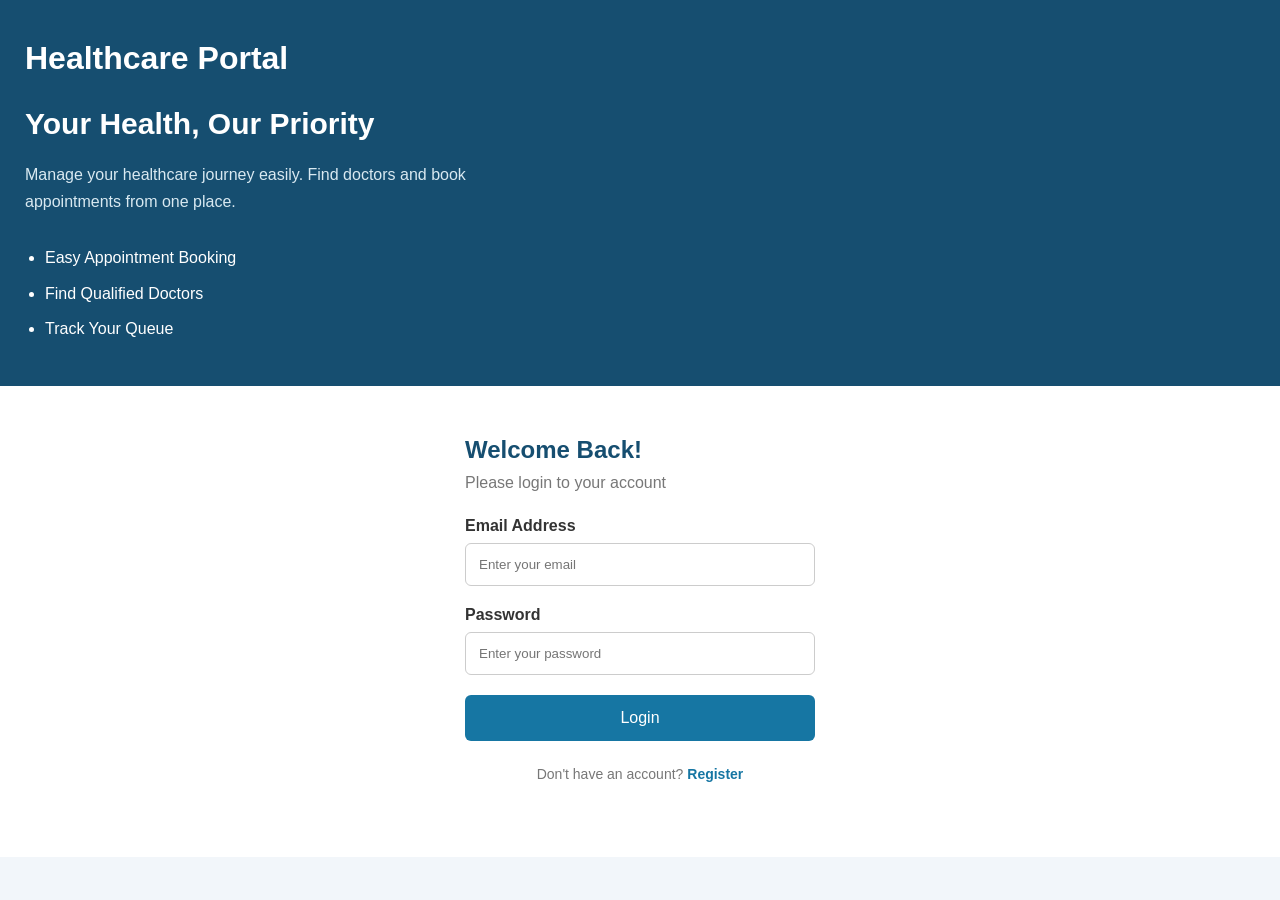
<file: index.html>
<!DOCTYPE html>
<html lang="en">

<head>
    <meta charset="UTF-8">
    <meta name="viewport" content="width=device-width, initial-scale=1.0">
    <title>Healthcare Portal</title>
    <link rel="stylesheet" href="style.css">
</head>

<body>

    <div class="container">

        <!-- Left section -->
        <div class="left-section">

            <h1>Healthcare Portal</h1>

            <h2>Your Health, Our Priority</h2>

            <p>
                Manage your healthcare journey easily.
                Find doctors and book appointments
                from one place.
            </p>

            <ul>
                <li>Easy Appointment Booking</li>
                <li>Find Qualified Doctors</li>
                <li>Track Your Queue</li>
            </ul>

        </div>
        <div class="right-section">

            <div class="login-box">

                <h2>Welcome Back!</h2>

                <p>Please login to your account</p>

                <form>

                    <label>Email Address</label>

                    <input
                        type="email"
                        placeholder="Enter your email"
                        required
                    >

                    <label>Password</label>

                    <input
                        type="password"
                        placeholder="Enter your password"
                        required
                    >

                    <button type="submit">Login</button>

                </form>

                <p class="register">
                    Don't have an account?
                    <a href="#">Register</a>
                </p>

            </div>

        </div>

    </div>

</body>
</html>
</file>
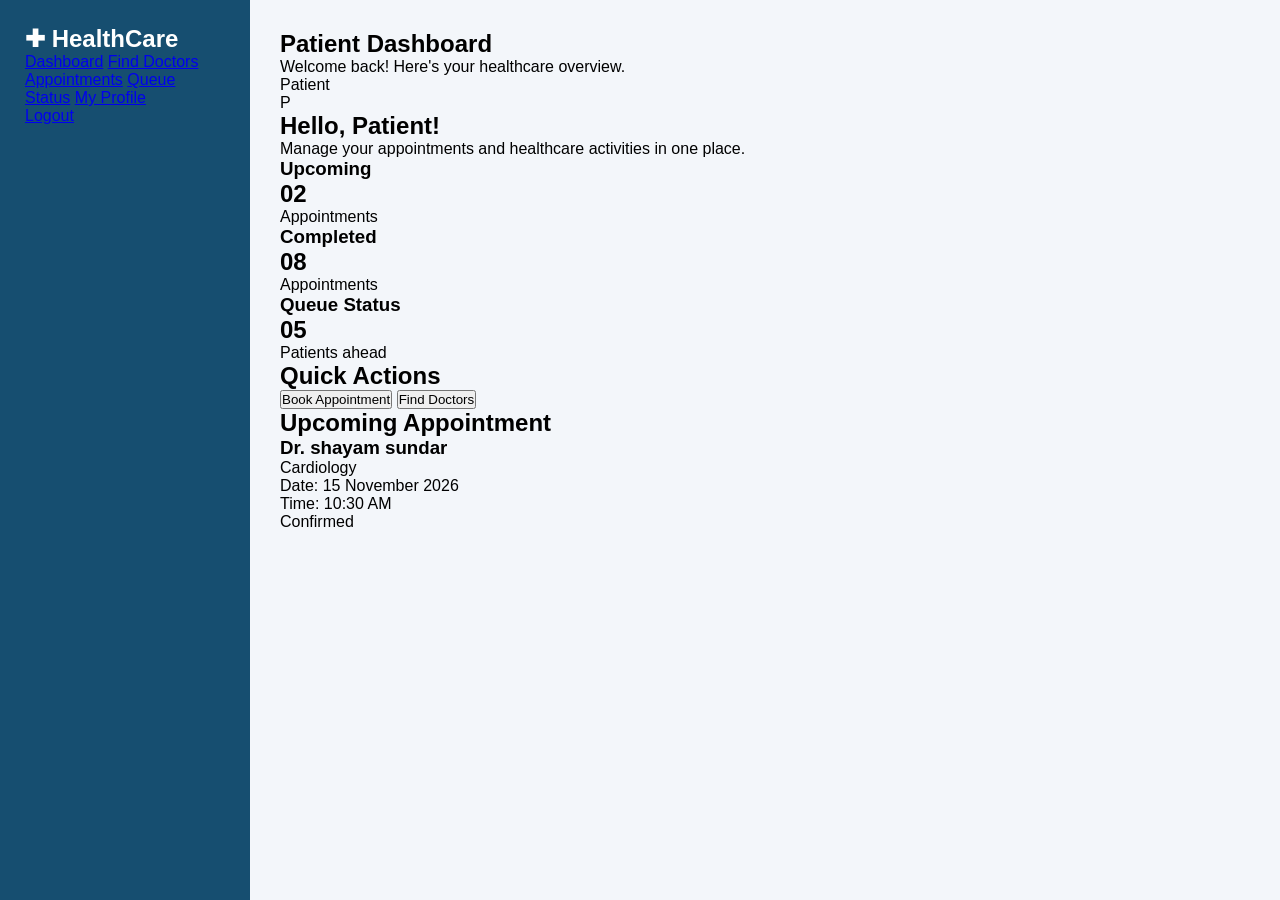
<file: dashboard.html.html>
<!DOCTYPE html>
<html >

<head>
    <meta charset="UTF-8">
    <meta name="viewport" content="width=device-width, initial-scale=1.0">

    <title>Patient Dashboard</title>

    <link rel="stylesheet" href="dashboard.css">
</head>

<body>

    <div class="dashboard-container">

        <aside class="sidebar">

            <h2>✚ HealthCare</h2>

            <nav>
                <a href="#" class="active">Dashboard</a>
                <a href="#">Find Doctors</a>
                <a href="#">Appointments</a>
                <a href="#">Queue Status</a>
                <a href="#">My Profile</a>
            </nav>

            <a href="index.html" class="logout">Logout</a>

        </aside>
        <main class="main-content">

            <!-- HEADER -->
            <header class="top-header">

                <div>
                    <h2>Patient Dashboard</h2>
                    <p>Welcome back! Here's your healthcare overview.</p>
                </div>

                <div class="profile">
                    <span>Patient</span>
                    <div class="profile-icon">P</div>
                </div>

            </header>


            <section class="welcome-section">

                <h2>Hello, Patient!</h2>

                <p>
                    Manage your appointments and
                    healthcare activities in one place.
                </p>

            </section>


            <section class="stats-container">

                <div class="stat-card">
                    <h3>Upcoming</h3>
                    <h1>02</h1>
                    <p>Appointments</p>
                </div>

                <div class="stat-card">
                    <h3>Completed</h3>
                    <h1>08</h1>
                    <p>Appointments</p>
                </div>

                <div class="stat-card">
                    <h3>Queue Status</h3>
                    <h1>05</h1>
                    <p>Patients ahead</p>
                </div>

            </section>


            <section class="quick-actions">

                <h2>Quick Actions</h2>

                <button>Book Appointment</button>

                <button>Find Doctors</button>

            </section>


            <section class="appointment-section">

                <h2>Upcoming Appointment</h2>

                <div class="appointment-card">

                    <h3>Dr. shayam sundar</h3>

                    <p>Cardiology</p>

                    <p>Date: 15 November 2026</p>

                    <p>Time: 10:30 AM</p>

                    <span>Confirmed</span>

                </div>

            </section>

        </main>

    </div>

</body>
</html>
</file>
<file: style.css>
* {
    margin: 0;
    padding: 0;
    box-sizing: border-box;
}

body {
    font-family: Arial, sans-serif;
    background-color: #f2f6fa;
}

.container {
    display: flex;
    min-height: 100vh;
}
.left-section {
    width: 60%;
    background-color: #164e70;
    color: white;
    padding: 70px;
    display: flex;
    flex-direction: column;
    justify-content: center;
}

.left-section h1 {
    font-size: 32px;
    margin-bottom: 60px;
}

.left-section h2 {
    font-size: 30px;
    margin-bottom: 20px;
}

.left-section p {
    line-height: 1.7;
    margin-bottom: 25px;
    max-width: 450px;
    color: #d9e9f1;
}

.left-section ul {
    padding-left: 20px;
    line-height: 2.2;
}
.right-section {
    width: 40%;
    background-color: white;
    display: flex;
    justify-content: center;
    align-items: center;
    padding: 30px;
}

.login-box {
    width: 100%;
    max-width: 350px;
}

.login-box h2 {
    color: #164e70;
    margin-bottom: 10px;
}

.login-box p {
    color: #777;
    margin-bottom: 25px;
}
.login-box label {
    display: block;
    margin-bottom: 8px;
    font-weight: bold;
    color: #333;
}

.login-box input {
    width: 100%;
    padding: 13px;
    margin-bottom: 20px;
    border: 1px solid #ccc;
    border-radius: 6px;
    outline: none;
}

.login-box input:focus {
    border-color: #1676a3;
}

.login-box button {
    width: 100%;
    padding: 14px;
    background-color: #1676a3;
    color: white;
    border: none;
    border-radius: 6px;
    font-size: 16px;
    cursor: pointer;
}

.login-box button:hover {
    background-color: #105b7e;
}

.login-box .register {
    text-align: center;
    margin-top: 25px;
    font-size: 14px;
}

.register a {
    color: #1676a3;
    text-decoration: none;
    font-weight: bold;
}
    .container {
        flex-direction: column;
    }

    .left-section,
    .right-section {
        width: 100%;
    }

    .left-section {
        padding: 40px 25px;
    }

    .left-section h1 {
        margin-bottom: 30px;
    }

    .right-section {
        padding: 50px 25px;
    }
</file>
<file: dashboard.css>
* {
    margin: 0;
    padding: 0;
    box-sizing: border-box;
}

body {
    font-family: Arial, sans-serif;
    background-color: #f3f6fa;
}

.dashboard-container {
    display: flex;
    min-height: 100vh;
}

.sidebar {
    width: 250px;
    background-color: #164e70;
    color: white;
    padding: 25px;
}

.main-content {
    flex: 1;
    padding: 30px;
}
</file>
